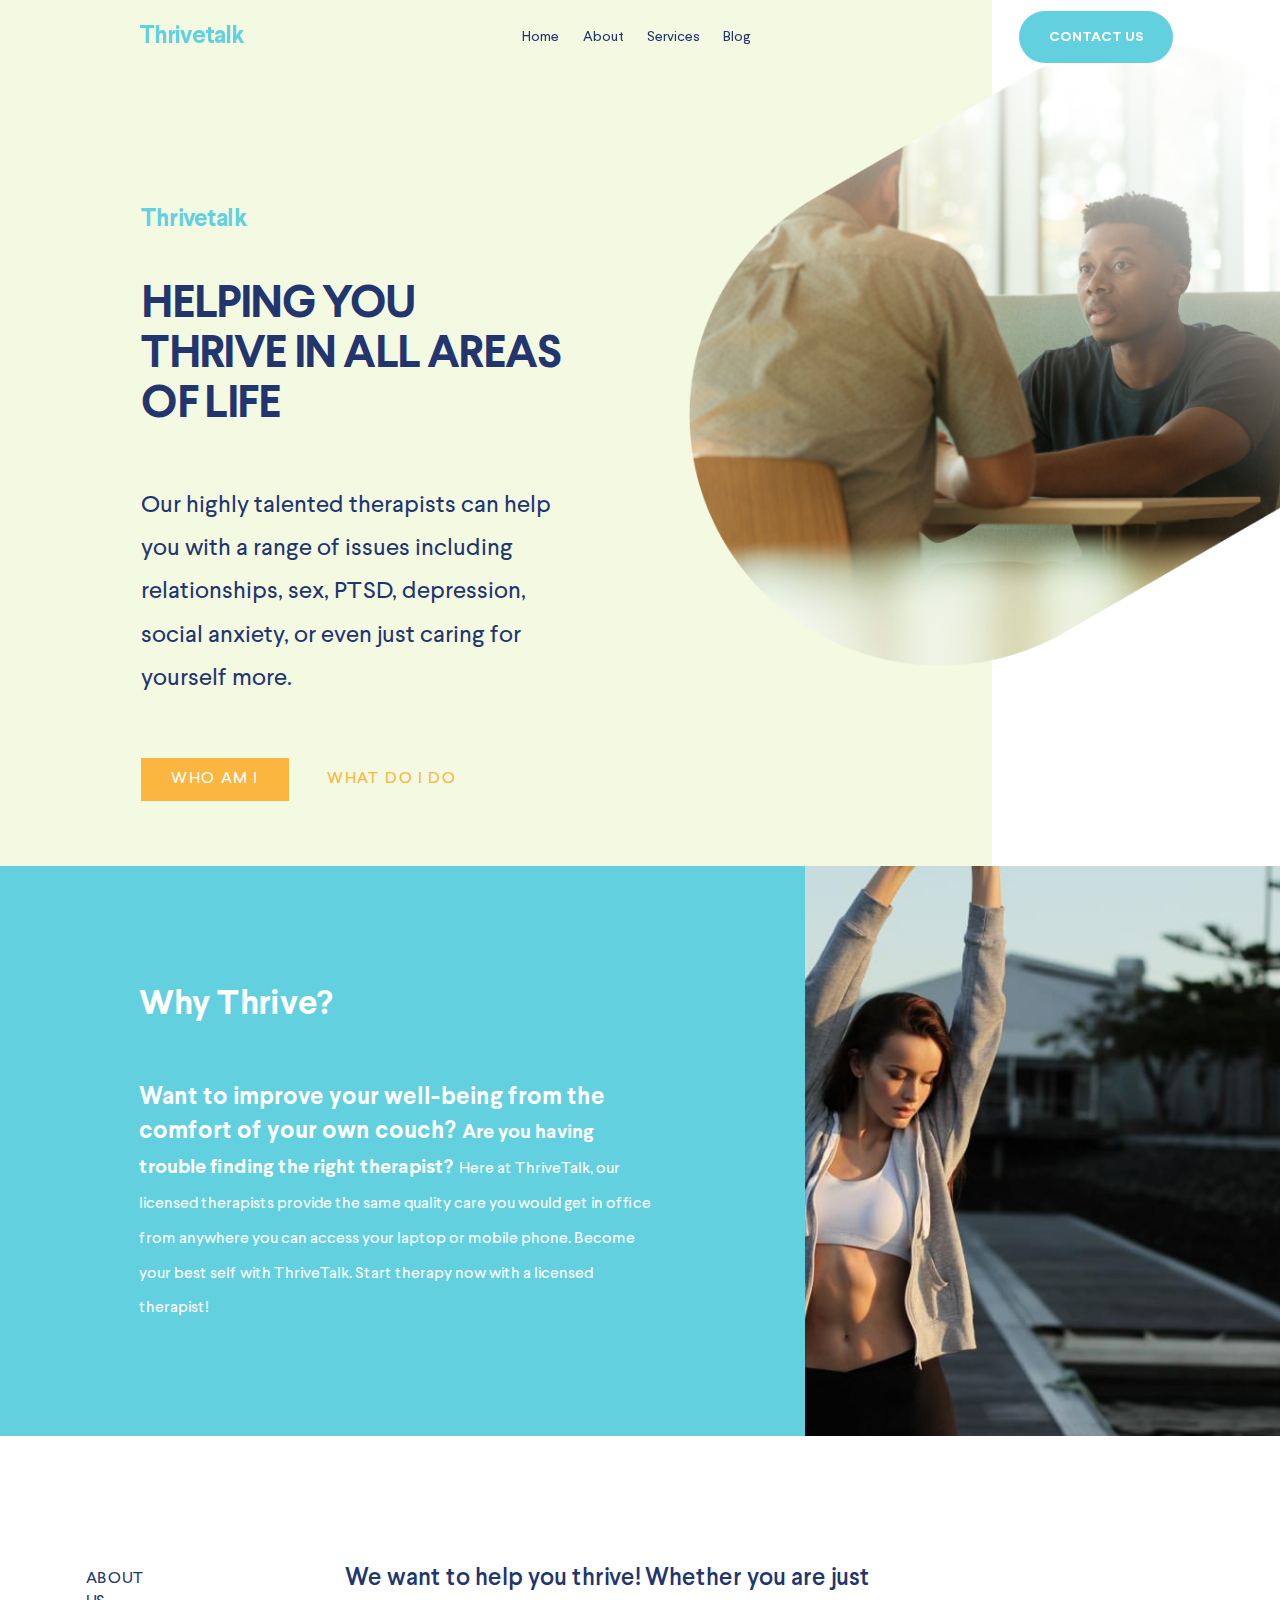
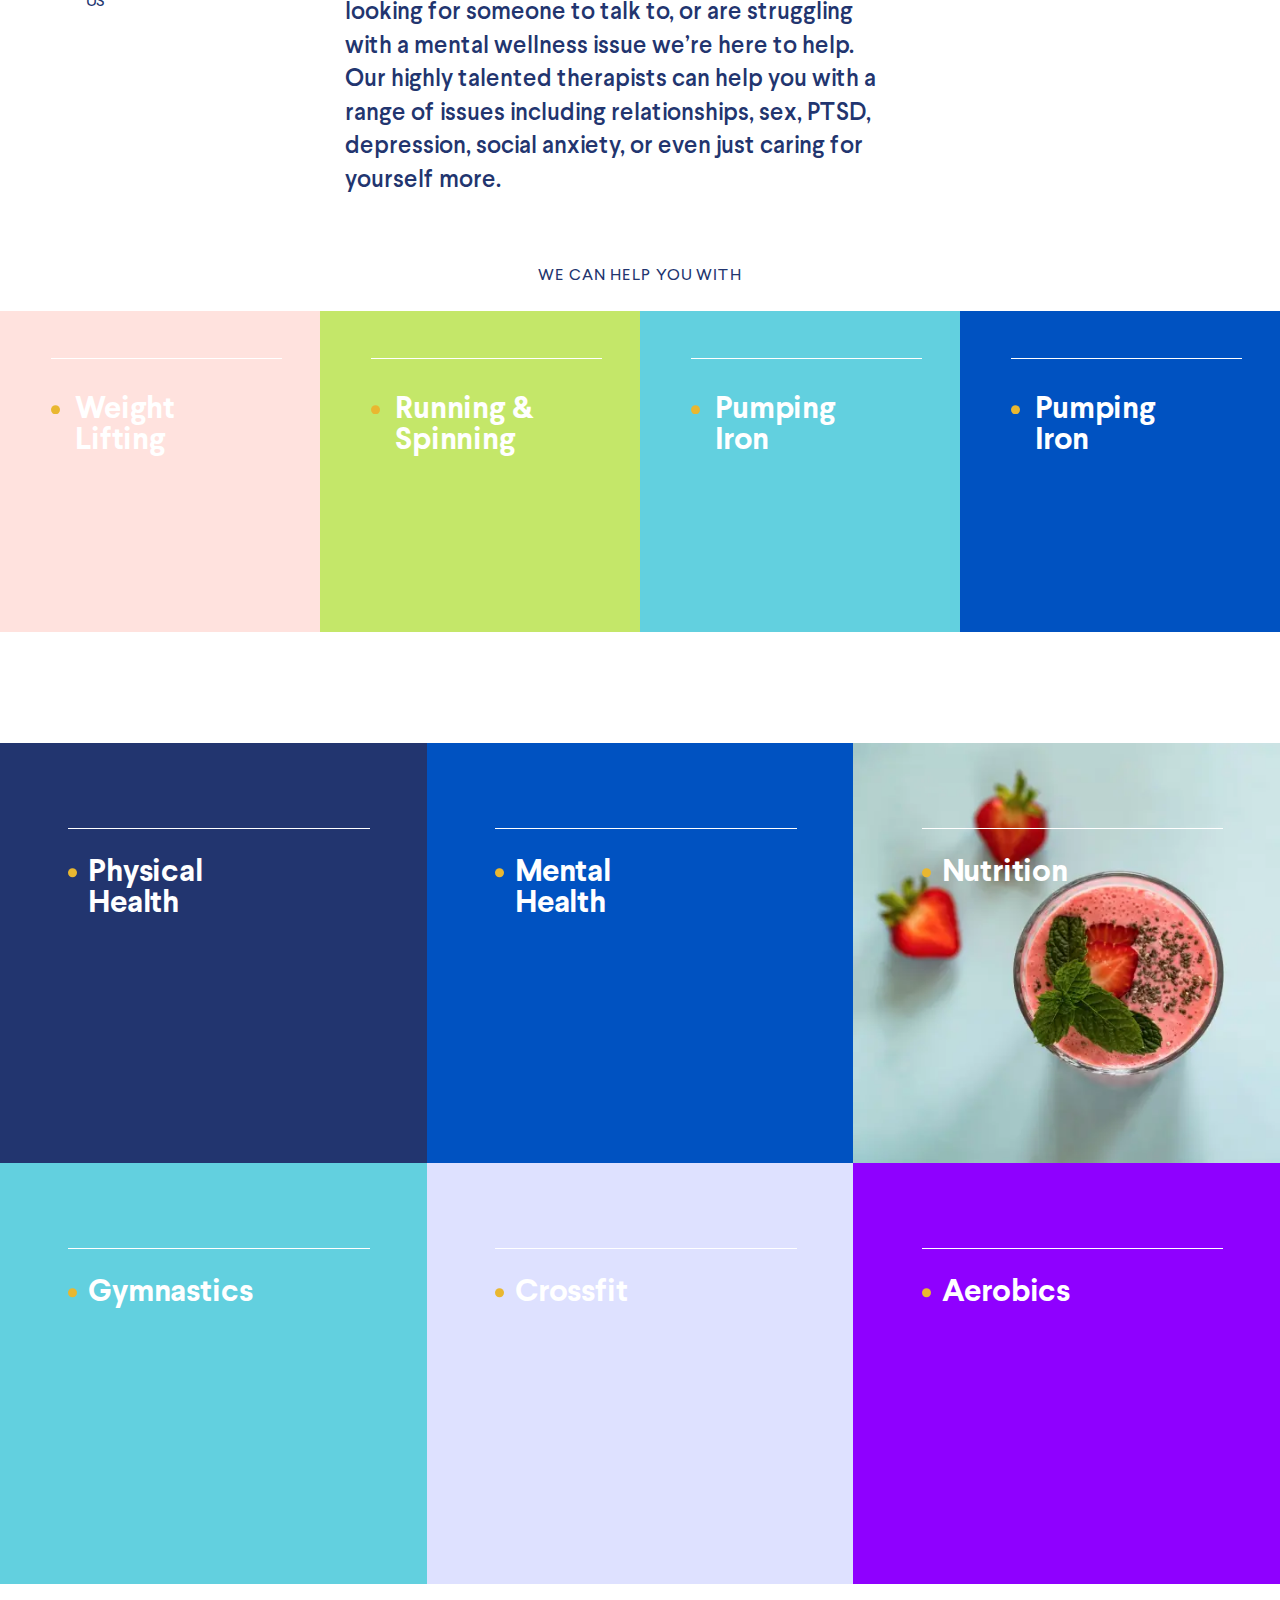
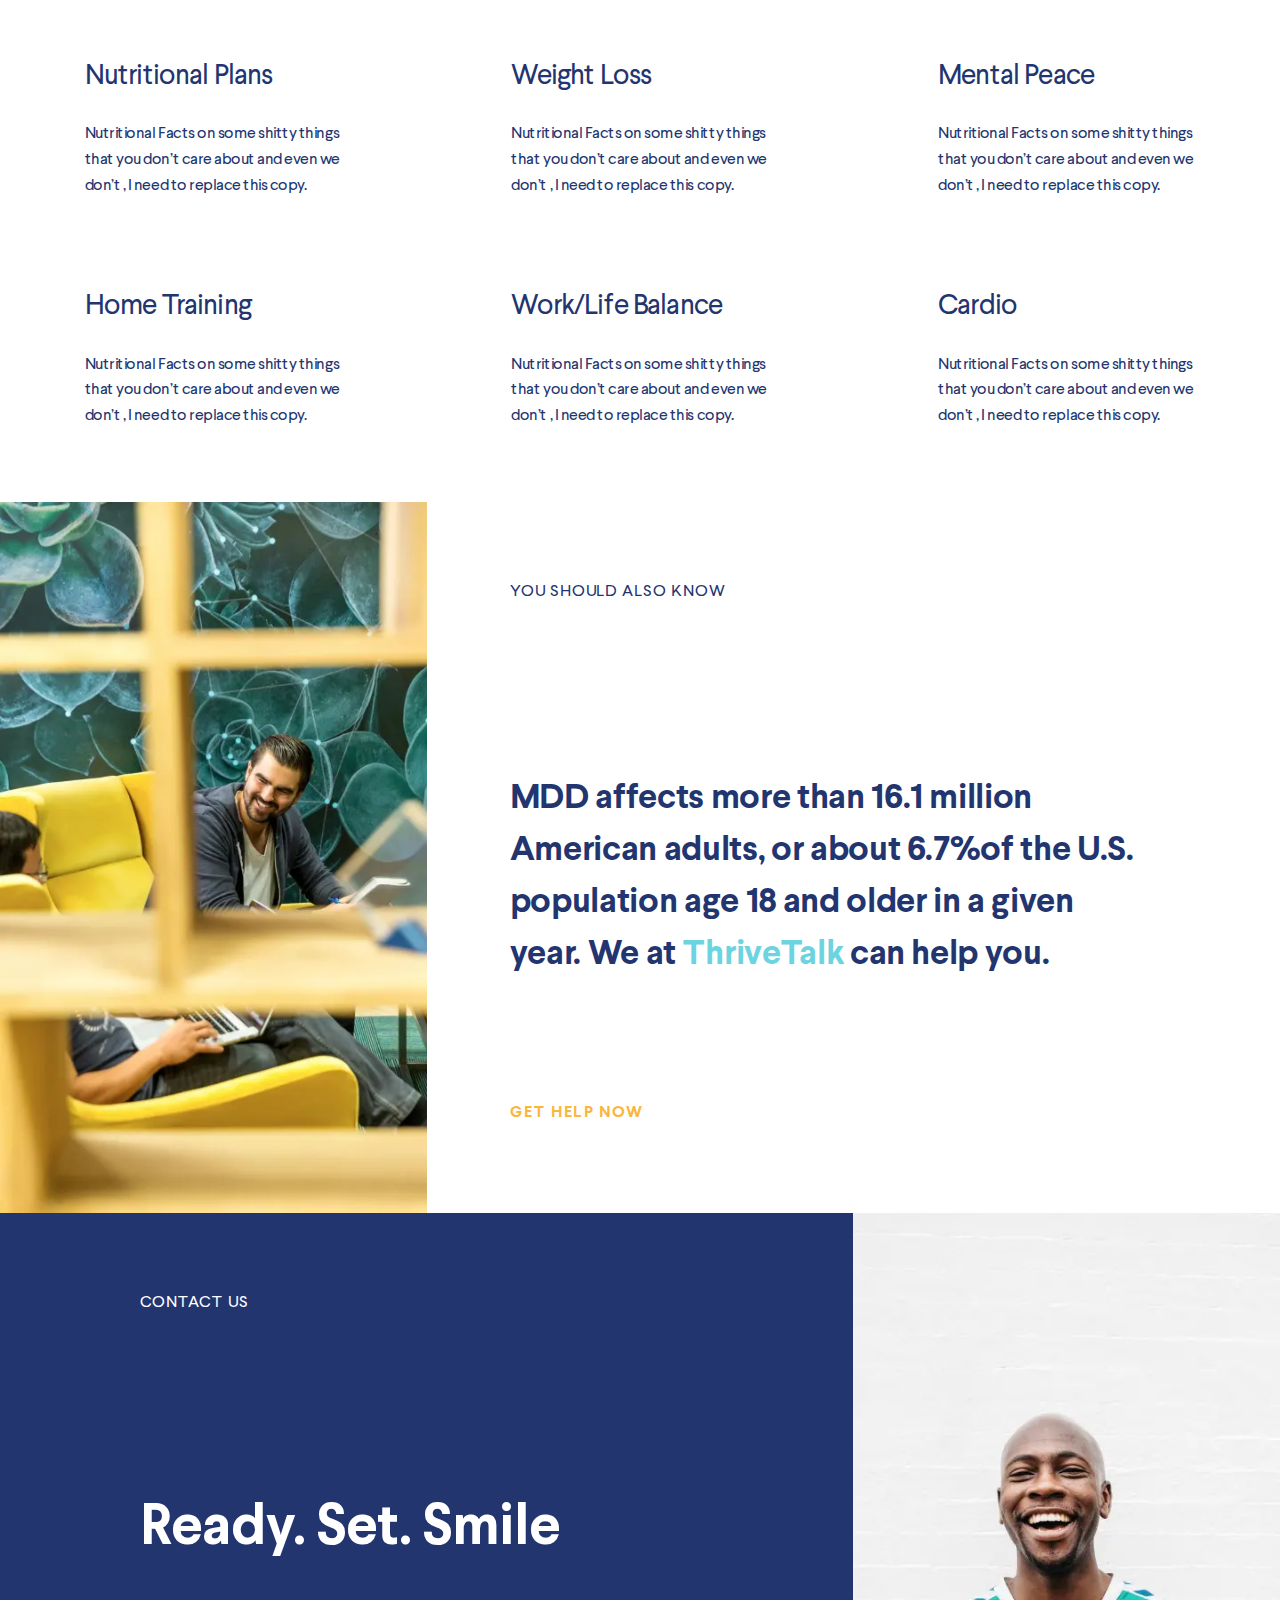
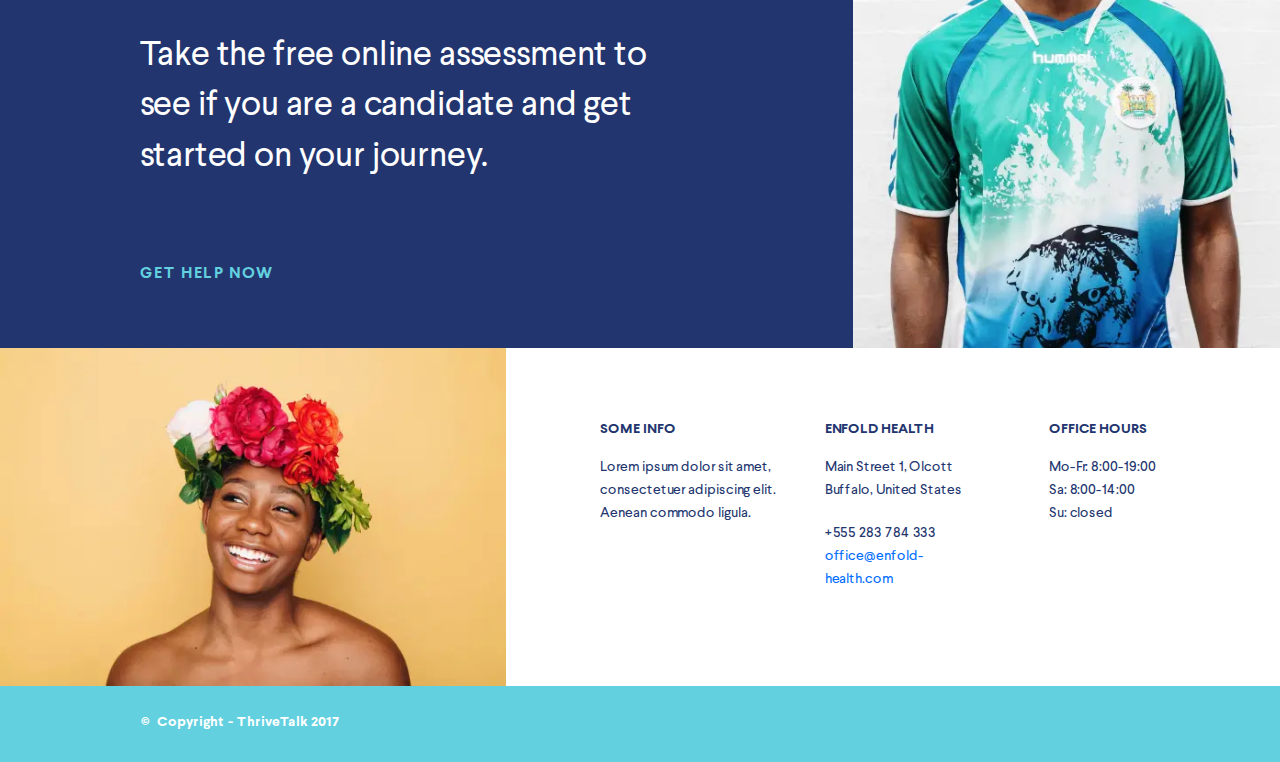
<file: index.html>
<!DOCTYPE html>
<html lang="en" >
	 <head>
	<meta charset="UTF-8">
	<meta http-equiv="X-UA-Compatible" content="IE=edge">
	<meta name="viewport" content="width=device-width, initial-scale=1.0">
	<link rel="stylesheet" href="css/style.min.css?_v=20230106184159">

	<title>landingpage</title>
</head>
	<body>
		<div class="wrapper">
			<header class="header">
	<div class="haeder__container">
		<a href="" class="header__logo">Thrivetalk</a>
		<div class="header__menu menu">
			<nav class="menu__body">
				<ul class="menu__list">
					<li class="menu__item">
						<a href="" class="menu__link">Home </a>
					</li>
					<li class="menu__item">
						<a href="" class="menu__link">About</a>
					</li>
					<li class="menu__item">
						<a href="" class="menu__link">Services</a>
					</li>
					<li class="menu__item">
						<a href="" class="menu__link">Blog</a>
					</li>
				</ul>
			</nav>
		</div>
		<div class="header__actions ">
			<a href="" class="header__button">CONTACT US</a>
			<button class="menu__icon icon-menu">
				<span></span>
			</button>
		</div>
	</div>
</header>

			<main class="page">
				<section class="page__main main-section">
					<div class="main-section__container">
						<div class="main-section__content">
							<div class="main-section__lebel ">Thrivetalk</div>
							<h1 class="main-section__title">HELPING YOU THRIVE IN ALL AREAS OF LIFE</h1>
							<div class="main-section__text">
								<p>Our highly talented therapists can help you with a range of issues including relationships, sex, PTSD, depression, social anxiety, or even just caring for yourself more.</p>
							</div>
							<div class="main-section__button button">
								<div class="button__button-who"><a href="">WHO AM I</a></div>
								<div class="button__button-what"><a href="">WHAT DO I DO</a></div>
							</div>
						</div>
						<div class="main-section-decor decor-main-section">
							<div class="decor-main-section__box">
								<div class="decor-main-section__image">
									<img src="img/Mask .png" alt="Mask">
								</div>
							</div>
						</div>
					</div>
				</section>
				<section class="page__thrive thrive-section">
					<div class="thrive-section__container">
						<div class="thrive-section__content">
							<h2 class="thrive-section__title">
								Why Thrive?
							</h2>
							<div class="thrive-section__text">
								Want to improve your well-being from the comfort of your own couch? 
								<span>Are you having trouble finding the right therapist?</span> 
								<span> Here at ThriveTalk, our licensed therapists provide the same quality care you would get in office from anywhere you can access your laptop or mobile phone. Become your best self with ThriveTalk.  Start therapy now with a licensed therapist!</span>
							</div>
						</div>
						<div class="thrive-section__block">
							<div class="thrive-section__image-ibg ">
								<img src="img/Thrive.jpg" alt="foto-Thrive?
								">
							</div>
						</div>
					</div>
				</section>
				<section class="page__about-us about-us">
					<div class="about-us__container">
						<div class="about-us__ruw">
							<div class="about-us__lebal">ABOUT US</div>
							<div class="about-us__text">
								<p>We want to help you thrive! Whether you are just looking for someone to talk to, or are struggling with a mental wellness issue we’re here to help.  Our highly talented therapists can help you with a range of issues including relationships, sex, <span>PTSD</span>, depression, social anxiety, or even just caring for yourself more.</p>
							</div>
						</div>
					</div>
				</section>
				<section class="page__we we">
					<div class="we__container">
						<div class="we__title">WE CAN HELP YOU WITH</div>
					</div>
				</section>
				<section class="page__pumpinglron pumpinglron">
					<div class="pumpinglron__container">
						<nav class="pumpinglron__content">
							<ul class="pumpinglron__list">
								<li class="pumpinglron__item pumpinglron__item_pink"><p> Weight Lifting</p></li>
								<li class="pumpinglron__item pumpinglron__item_green"><p>Running  & Spinning</p></li>
								<li class="pumpinglron__item pumpinglron__item_turquoise"><p>Pumping Iron</p></li>
								<li class="pumpinglron__item pumpinglron__item_blue"><p>Pumping Iron</p></li>
							</ul>
						</nav>
					</div>
				</section>				
				<section class="page__health">
					<div class="health__container">
						<nav class="health__content">
							<ul class="health__list">
								<li class="health__items health__items_navyblue">
									<div class="health-itim">Physical Health</div>
								</li>
								<li class="health__items health__items_blue">
									<div class="health-itim">Mental Health</div>
								</li>
								<li class="health__items health__items_image-ibg">
									<picture><source srcset="img/Nutrition.webp" type="image/webp"><img  src="img/Nutrition.jpg" alt="foto"></picture>
									<div class="health-itim">Nutrition</div>
								</li>
								<li class="health__items health__items_turquoise">
									<div class="health-itim">Gymnastics</div>
								</li>
								<li class="health__items health__items_hidden">
									<div class="health-itim">Crossfit</div>
								</li>
								<li class="health__items health__items_bfred">
									<div class="health-itim">Aerobics</div>
								</li>
							</ul>
						</nav>
					</div>
				</section>
				<section class="page__plans plans">
					<div class="plans__container">
						<div class="plans__strip strip">
							<div class="strip__row">
								<div class="strip__body">
									<div class="strip__title">Nutritional Plans</div>
									<div class="strip__text">
										Nutritional Facts on some shitty things that you don’t care about and even we don’t , I need to replace this copy.
									</div>
								</div>
								<div class="strip__body">
									<div class="strip__title">Weight Loss</div>
									<div class="strip__text">
										Nutritional Facts on some shitty things that you don’t care about and even we don’t , I need to replace this copy.
									</div>
								</div>
								<div class="strip__body">
									<div class="strip__title">Mental Peace</div>
									<div class="strip__text">
										Nutritional Facts on some shitty things that you don’t care about and even we don’t , I need to replace this copy.
									</div>
								</div>
							</div>
							<div class="strip__column">
								<div class="strip__body">
									<div class="strip__title">Home Training</div>
									<div class="strip__text">
										Nutritional Facts on some shitty things that you don’t care about and even we don’t , I need to replace this copy.
									</div>
								</div>
								<div class="strip__body">
									<div class="strip__title">Work/Life Balance</div>
									<div class="strip__text">
										Nutritional Facts on some shitty things that you don’t care about and even we don’t , I need to replace this copy.
									</div>
								</div>
								<div class="strip__body">
									<div class="strip__title">Cardio</div>
									<div class="strip__text">
										Nutritional Facts on some shitty things that you don’t care about and even we don’t , I need to replace this copy.
									</div>
								</div>
							</div>
						</div>
					</div>
				</section>
				<section class="page__mdd mdd">
					<div class="mdd__container">
						<div class="mdd__row">
							<div class="mdd__block">
								<div class="mdd__image-ibg">
									<picture><source srcset="img/KNOW.webp" type="image/webp"><img 	src="img/KNOW.jpg" alt="picture"></picture>
								</div>
							</div>
							<div class="mdd__body">
								<div class="mdd__label">YOU SHOULD ALSO KNOW</div>
								<div class="mdd__text">
									MDD affects more than 16.1 million American adults, or about 6.7%of the U.S. population age 18 and older in a given year. We at <span>ThriveTalk</span> can help you.
								</div>
								<a href="" class="buttom buttom_yellow">GET HELP NOW</a>
							</div>
						</div>
					</div>
				</section>
				<section class="page__contact contact">
					<div class="contact__container">
						<div class="contact__row">
							<div class="contact__content">
								<div class="contact__label">CONTACT US</div>
								<h2 class="contact__title">Ready. Set. Smile</h2>
								<div class="contact__text">
									Take the free online assessment to see if you are a candidate and get started on your journey.
								</div>
								<a href="" class="buttom buttom_blue">GET HELP NOW</a>
							</div>
							<div class="contact__block">
								<div class="contact__image-ibg">
									<picture><source srcset="img/Smile.webp" type="image/webp"><img src="img/Smile.jpg" alt="picture-Smile"></picture>
								</div>
							</div>
						</div>
					</div>
				</section>
				<section class="page__info info">
					<div class="info__container">
						<div class="info__wor">
							<div class="info__block">
								<div class="info__image-ibg">
									<picture><source srcset="img/goodman.webp" type="image/webp"><img src="img/goodman.jpg" alt="picture-dood"></picture>
								</div>
							</div>
							<div class="info__contacts contacts">
								<div class="contacts__body body">
									<div class="body__title _info-title">SOME INFO</div>
									<div class="body__text _info-text">
										Lorem ipsum dolor sit amet, consectetuer adipiscing elit. Aenean commodo ligula.
									</div>
								</div>
								<div class="contacts__enfold enfold">
									<div class="enfold__title _info-title">ENFOLD HEALTH</div>
									<div class="enfold__contact _info-text">
										<div class="enfold__address ">
											Main Street 1, Olcott 
											Buffalo, United States
										</div>
										<a href="tel:+555283784333" class="enfold__phhone">+555 283 784 333</a>
										<div class="enfold__imail">office@enfold-health.com</div>
									</div>
								</div>
								<div class="contacts__office-hours office-hours">
									<div class="office-hours__title _info-title">OFFICE HOURS</div>
									<div class="office-hours__text _info-text">
										Mo-Fr: 8:00-19:00 <br>
										Sa: 8:00-14:00 <br>
										Su: closed
									</div>
									
									
									
								</div>
							</div>
						</div>
					</div>
				</section>
			</main>
			<footer class="footer">
	<div class="footer__container">
		<div class="footer__lebol">©</div>
		<div class="footer__title">
			Copyright - ThriveTalk  2017
		</div>
	</div>
</footer>
		</div>
		
<script src="js/app.min.js?_v=20230106184159"></script>
	</body>
</html>
</file>
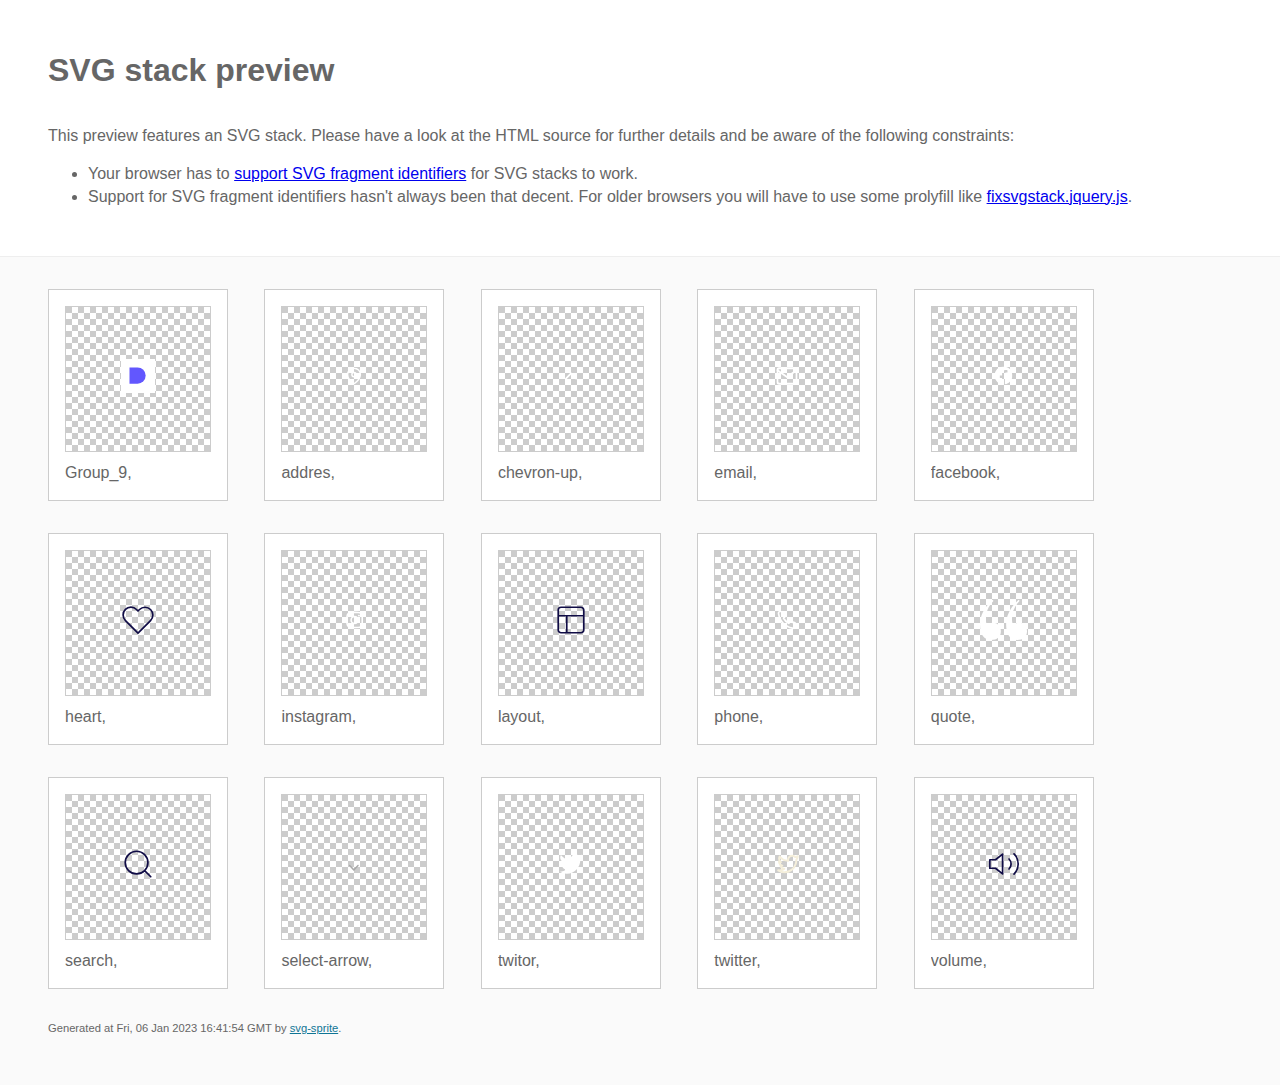
<file: img/stack/sprite.stack.html>
<!doctype html>
<html lang="en">
    <head>
        <meta charset="utf-8">
        <title>SVG stack preview | svg-sprite</title>
        <style>
            body {
                padding: 0;
                margin: 0;
                color: #666;
                background: #fafafa;
                font-family: Arial, Helvetica, sans-serif;
                font-size: 1em;
                line-height: 1.4;
            }

            header {
                display: block;
                padding: 3em 3em 2em;
                background-color: #fff;
            }

            header p {
                margin: 2em 0 0;
            }

            section {
                border-top: 1px solid #eee;
                padding: 2em 3em 0;
            }

            section ul {
                margin: 0;
                padding: 0;
            }

            section li {
                display: inline-block;
                background-color: #fff;
                position: relative;
                margin: 0 2em 2em 0;
                vertical-align: top;
                border: 1px solid #ccc;
                padding: 1em 1em 3em;
                cursor: default;
            }

            .icon-box {
                margin: 0;
                width: 144px;
                height: 144px;
                position: relative;
                background: #ccc url("data:image/svg+xml,%3Csvg xmlns='http://www.w3.org/2000/svg' width='12' height='12'%3E%3Cpath fill='%23fff' d='M6 0h6v6H6zM0 6h6v6H0z'/%3E%3C/svg%3E") top left repeat;
                border: 1px solid #ccc;
                display: table-cell;
                vertical-align: middle;
                text-align: center;
            }

            .icon {
                display: inline-block;
            }

            h1 {
                margin-top: 0;
            }

            h2 {
                margin: 0;
                padding: 0;
                font-size: 1em;
                font-weight: 400;
                white-space: nowrap;
                overflow: hidden;
                text-overflow: ellipsis;
                position: absolute;
                left: 1em;
                right: 1em;
                bottom: 1em;
            }

            footer {
                display: block;
                margin: 0;
                padding: 0 3em 3em;
            }

            footer p {
                margin: 0;
                font-size: .7em;
            }

            footer a {
                color: #0f7595;
                margin-left: 0;
            }
        </style>

<!--
Sprite shape dimensions
====================================================================================================
You will need to set the sprite shape dimensions via CSS when you use them as stack SVGs, otherwise
they would become a huge 100% in size. You may use the following dimension classes for doing so.
They might well be outsourced to an external stylesheet of course.
-->

<style>
 .svg-Group_9-dims { width: 40px; height: 40px; }
 .svg-addres-dims { width: 20px; height: 24px; }
 .svg-chevron-up-dims { width: 24px; height: 24px; }
 .svg-email-dims { width: 22px; height: 18px; }
 .svg-facebook-dims { width: 21px; height: 21px; }
 .svg-heart-dims { width: 40px; height: 40px; }
 .svg-instagram-dims { width: 21px; height: 21px; }
 .svg-layout-dims { width: 40px; height: 40px; }
 .svg-phone-dims { width: 22px; height: 22px; }
 .svg-quote-dims { width: 47px; height: 40px; }
 .svg-search-dims { width: 40px; height: 40px; }
 .svg-select-arrow-dims { width: 14px; height: 9px; }
 .svg-twitor-dims { width: 24px; height: 20px; }
 .svg-twitter-dims { width: 23px; height: 20px; }
 .svg-volume-dims { width: 40px; height: 40px; }
</style>

<!--
====================================================================================================
-->

    </head>
    <body>
        <header>
            <h1>SVG stack preview</h1>
            <p>This preview features an SVG stack. Please have a look at the HTML source for further details and be aware of the following constraints:</p>
            <ul>
                <li>Your browser has to <a href="https://caniuse.com/svg-fragment" target="_blank" rel="noopener noreferrer">support SVG fragment identifiers</a> for SVG stacks to work.</li>
                <li>Support for SVG fragment identifiers hasn't always been that decent. For older browsers you will have to use some prolyfill like <a href="https://github.com/preciousforever/SVG-Stacker/blob/master/fixsvgstack.jquery.js" target="_blank" rel="noopener noreferrer">fixsvgstack.jquery.js</a>.</li>
            </ul>
        </header>
        <section>

<!--
SVG stack
====================================================================================================
These SVG images make use of fragment identifiers (IDs) to reference certain portions of the
external sprite. By default, all shapes inside the sprite are hidden by CSS. The `:target` pseudo
selector is used to show the very shape that is referenced by the fragment identifier.
-->

            <ul>

             <li title="Group_9">
                    <div class="icon-box">
                        <img src="../icons/icons.svg#Group_9" class="svg-Group_9-dims" alt="Group_9">
                    </div>
                    <h2>Group_9, </h2>
                </li>
             <li title="addres">
                    <div class="icon-box">
                        <img src="../icons/icons.svg#addres" class="svg-addres-dims" alt="addres">
                    </div>
                    <h2>addres, </h2>
                </li>
             <li title="chevron-up">
                    <div class="icon-box">
                        <img src="../icons/icons.svg#chevron-up" class="svg-chevron-up-dims" alt="chevron-up">
                    </div>
                    <h2>chevron-up, </h2>
                </li>
             <li title="email">
                    <div class="icon-box">
                        <img src="../icons/icons.svg#email" class="svg-email-dims" alt="email">
                    </div>
                    <h2>email, </h2>
                </li>
             <li title="facebook">
                    <div class="icon-box">
                        <img src="../icons/icons.svg#facebook" class="svg-facebook-dims" alt="facebook">
                    </div>
                    <h2>facebook, </h2>
                </li>
             <li title="heart">
                    <div class="icon-box">
                        <img src="../icons/icons.svg#heart" class="svg-heart-dims" alt="heart">
                    </div>
                    <h2>heart, </h2>
                </li>
             <li title="instagram">
                    <div class="icon-box">
                        <img src="../icons/icons.svg#instagram" class="svg-instagram-dims" alt="instagram">
                    </div>
                    <h2>instagram, </h2>
                </li>
             <li title="layout">
                    <div class="icon-box">
                        <img src="../icons/icons.svg#layout" class="svg-layout-dims" alt="layout">
                    </div>
                    <h2>layout, </h2>
                </li>
             <li title="phone">
                    <div class="icon-box">
                        <img src="../icons/icons.svg#phone" class="svg-phone-dims" alt="phone">
                    </div>
                    <h2>phone, </h2>
                </li>
             <li title="quote">
                    <div class="icon-box">
                        <img src="../icons/icons.svg#quote" class="svg-quote-dims" alt="quote">
                    </div>
                    <h2>quote, </h2>
                </li>
             <li title="search">
                    <div class="icon-box">
                        <img src="../icons/icons.svg#search" class="svg-search-dims" alt="search">
                    </div>
                    <h2>search, </h2>
                </li>
             <li title="select-arrow">
                    <div class="icon-box">
                        <img src="../icons/icons.svg#select-arrow" class="svg-select-arrow-dims" alt="select-arrow">
                    </div>
                    <h2>select-arrow, </h2>
                </li>
             <li title="twitor">
                    <div class="icon-box">
                        <img src="../icons/icons.svg#twitor" class="svg-twitor-dims" alt="twitor">
                    </div>
                    <h2>twitor, </h2>
                </li>
             <li title="twitter">
                    <div class="icon-box">
                        <img src="../icons/icons.svg#twitter" class="svg-twitter-dims" alt="twitter">
                    </div>
                    <h2>twitter, </h2>
                </li>
             <li title="volume">
                    <div class="icon-box">
                        <img src="../icons/icons.svg#volume" class="svg-volume-dims" alt="volume">
                    </div>
                    <h2>volume, </h2>
                </li>
         </ul>

<!--
====================================================================================================
-->

        </section>
        <footer>
            <p>Generated at Fri, 06 Jan 2023 16:41:54 GMT by <a href="https://github.com/svg-sprite/svg-sprite" target="_blank" rel="noopener noreferrer">svg-sprite</a>.</p>
        </footer>
    </body>
</html>
</file>
<file: css/style.min.css>
@charset "UTF-8";@font-face{font-family:Larsseit;font-display:swap;src:url(../fonts/Larsseit-Bold.woff2) format("woff2"),url(../fonts/Larsseit-Bold.woff) format("woff");font-weight:700;font-style:normal}@font-face{font-family:Larsseit;font-display:swap;src:url(../fonts/Larsseit-Light.woff2) format("woff2"),url(../fonts/Larsseit-Light.woff) format("woff");font-weight:300;font-style:normal}@font-face{font-family:Larsseit;font-display:swap;src:url(../fonts/Larsseit-Medium.woff2) format("woff2"),url(../fonts/Larsseit-Medium.woff) format("woff");font-weight:500;font-style:normal}@font-face{font-family:Larsseit;font-display:swap;src:url(../fonts/Larsseit.woff2) format("woff2"),url(../fonts/Larsseit.woff) format("woff");font-weight:400;font-style:normal}*{padding:0;margin:0;border:0}*,:after,:before{-webkit-box-sizing:border-box;box-sizing:border-box}body,html{height:100%;min-width:320px}body{color:#22356f;line-height:1;font-family:Larsseit;font-size:1rem;-ms-text-size-adjust:100%;-moz-text-size-adjust:100%;-webkit-text-size-adjust:100%;-webkit-font-smoothing:antialiased;-moz-osx-font-smoothing:grayscale}button,input,textarea{font-family:Larsseit;font-size:inherit}button{cursor:pointer;color:inherit;background-color:inherit}a{color:inherit;text-decoration:none}ul li{list-style:none}img{vertical-align:top}h1,h2,h3,h4,h5,h6{font-weight:inherit;font-size:inherit}.lock body{overflow:hidden;-ms-touch-action:none;touch-action:none;-ms-scroll-chaining:none;overscroll-behavior:none}.wrapper{min-height:100%;display:-webkit-box;display:-ms-flexbox;display:flex;-webkit-box-orient:vertical;-webkit-box-direction:normal;-ms-flex-direction:column;flex-direction:column;overflow:hidden}.wrapper main{-webkit-box-flex:1;-ms-flex:1 1 auto;flex:1 1 auto}.wrapper>*{min-width:0}[class*=__container]{max-width:90rem;margin:0 auto}[class*=-ibg]{position:relative}[class*=-ibg] img{position:absolute;width:100%;height:100%;top:0;left:0;-o-object-fit:cover;object-fit:cover}[class*=-ibg_contain] img{-o-object-fit:contain;object-fit:contain}.btn{display:-webkit-inline-box;display:-ms-inline-flexbox;display:inline-flex;-webkit-box-pack:center;-ms-flex-pack:center;justify-content:center;-webkit-box-align:center;-ms-flex-align:center;align-items:center;padding:19px 46px;text-align:center;-webkit-transition:all .3s ease 0s;-o-transition:all .3s ease 0s;transition:all .3s ease 0s;min-height:70px}.buttom{display:-webkit-inline-box;display:-ms-inline-flexbox;display:inline-flex;font-family:Larsseit;font-weight:700;text-transform:uppercase;font-size:1rem;line-height:1.4;letter-spacing:.1em;width:32.375rem;height:2.6875rem}.buttom_yellow{color:#fab63e}.buttom_blue{color:#62d0df}.header{position:fixed;width:100%;top:0;left:0;z-index:100;-webkit-transition:background-color 1s ease .3s;-o-transition:background-color 1s ease .3s;transition:background-color 1s ease .3s}.header._active{background-color:rgba(244,249,226,.9254901961);-webkit-transition-timing-function:ease;-o-transition-timing-function:ease;transition-timing-function:ease}.header__logo{font-family:Larsseit;font-weight:700;font-size:1.5rem;line-height:1.1;letter-spacing:-.035em;color:#62d0df;position:relative;z-index:5;padding-right:.625rem}.header__actions{display:-webkit-box;display:-ms-flexbox;display:flex;-webkit-box-align:center;-ms-flex-align:center;align-items:center;gap:1.25rem}.header__button{position:relative;z-index:50;font-family:Larsseit;font-weight:700;text-transform:uppercase;font-size:.875rem;line-height:1.1;padding:1.1875rem 1.875rem 1.125rem 1.875rem;border-radius:3.125rem;color:#fff;background-color:#62d0df;-webkit-transition:all .3s ease 0s;-o-transition:all .3s ease 0s;transition:all .3s ease 0s}.haeder__container{display:-webkit-box;display:-ms-flexbox;display:flex;-webkit-box-align:center;-ms-flex-align:center;align-items:center;-webkit-box-pack:justify;-ms-flex-pack:justify;justify-content:space-between}.menu__body._active{left:0}.menu__body._active::before{left:0}.menu__item{text-align:center}.menu__link{font-family:Larsseit;font-size:.875rem;line-height:1.1;color:#22356f;position:relative;-webkit-transition:color .3s ease 0s;-o-transition:color .3s ease 0s;transition:color .3s ease 0s}.menu__link::after{content:"";display:block;width:100%;height:.125rem;display:none;background-color:#22356f;position:absolute;top:100%;left:0;z-index:10}.menu__icon{display:none}.menu__icon._active span{-webkit-transform:scale(0) translate(0,-50%);-ms-transform:scale(0) translate(0,-50%);transform:scale(0) translate(0,-50%)}.menu__icon._active:before{top:50%;-webkit-transform:rotate(-45deg) translate(0,-50%);-ms-transform:rotate(-45deg) translate(0,-50%);transform:rotate(-45deg) translate(0,-50%)}.menu__icon._active:after{bottom:50%;-webkit-transform:rotate(45deg) translate(0,50%);-ms-transform:rotate(45deg) translate(0,50%);transform:rotate(45deg) translate(0,50%)}.footer{width:100%;background-color:#62d0df}.footer__container{display:-webkit-box;display:-ms-flexbox;display:flex;-webkit-box-align:center;-ms-flex-align:center;align-items:center;padding-left:11.1875rem}.footer__lebol{padding-top:.1875rem;font-family:Larsseit;font-weight:700;font-size:.875rem;line-height:.78;letter-spacing:-.006em;color:#fff}.footer__title{font-family:Larsseit;font-weight:700;font-size:.875rem;line-height:.78;letter-spacing:-.006em;padding-left:.375rem;color:#fff}.main-section__container{-webkit-box-align:center;-ms-flex-align:center;align-items:center;display:-webkit-box;display:-ms-flexbox;display:flex;position:relative;padding-bottom:4.6875rem}.main-section__container::after{content:"";position:absolute;width:100vw;height:100%;top:0;right:22.5%;background-color:#f4f9e2;z-index:-2}.main-section__content{-webkit-box-flex:1;-ms-flex:1 1 auto;flex:1 1 auto;margin-right:.625rem;padding-right:1.5rem}.main-section__lebel{font-family:Larsseit;font-size:1.5rem;font-weight:700;line-height:1.1;letter-spacing:-.035em;color:#62d0df}.main-section__title{font-family:Larsseit;font-weight:700;text-transform:uppercase;line-height:1.1;letter-spacing:-.035em;color:#22356f}.main-section__text{font-family:Larsseit;line-height:1.8;color:#22356f}.main-section__button{display:-webkit-inline-box;display:-ms-inline-flexbox;display:inline-flex;gap:2.375rem}.button__button-who{font-family:Larsseit;text-transform:uppercase;font-size:1rem;line-height:1.4;letter-spacing:.1em;color:#fff;padding:.625rem 1.875rem .6875rem 1.875rem;background-color:#fab63e;-webkit-transition:color .3s ease 0s;-o-transition:color .3s ease 0s;transition:color .3s ease 0s}.button__button-what{font-family:Larsseit;text-transform:uppercase;font-size:1rem;line-height:1.4;letter-spacing:.1em;color:#fab63e;padding:.64375rem 1.3625rem .64375rem 0;-webkit-transition:color .3s ease 0s;-o-transition:color .3s ease 0s;transition:color .3s ease 0s}.main-section-decor{-webkit-box-flex:0;-ms-flex:0 0 60%;flex:0 0 60%;-ms-flex-item-align:start;-ms-grid-row-align:start;align-self:start}.decor-main-section__box{overflow:hidden;width:100%;height:100%;position:relative}.decor-main-section__box::before{display:inline-block;content:"";background:url("../img/Rectangle 3.1.svg") 0 0 no-repeat;position:absolute;width:100%;height:67%;right:1%;top:26%;-webkit-transform-origin:272px 40px;-ms-transform-origin:272px 40px;transform-origin:272px 40px;-webkit-transform:rotate(-55deg);-ms-transform:rotate(-55deg);transform:rotate(-55deg);border-radius:19.51rem;background-color:#edfdff;z-index:-1}.decor-main-section__image{position:relative;text-align:end}.decor-main-section__image img{display:inline-block;max-width:100%;overflow:hidden}.thrive-section__container{display:-webkit-box;display:-ms-flexbox;display:flex;-webkit-box-pack:justify;-ms-flex-pack:justify;justify-content:space-between;overflow:hidden;background-color:#62d0df}.thrive-section__content{-webkit-box-flex:0;-ms-flex:0 1 45%;flex:0 1 45%;margin-right:12%}.thrive-section__title{font-family:Larsseit;line-height:.75;letter-spacing:-.006em;font-weight:700;color:#fff}.thrive-section__text{font-family:Larsseit;font-size:1.5rem;font-weight:700;line-height:1.45;color:#fff}.thrive-section__text span{font-family:Larsseit;font-weight:700;font-size:1.25rem;line-height:1.47;color:#fff}.thrive-section__text span:last-child{font-family:Larsseit;font-weight:400;font-size:1rem;line-height:1.75}.thrive-section__block{-webkit-box-flex:0;-ms-flex:0 1 41.6%;flex:0 1 41.6%;position:relative;padding:0 0 50% 0}.thrive-section__image-ibg{position:absolute;width:100%;height:100%;top:0;left:0;-o-object-fit:cover;object-fit:cover}.about-us__ruw{display:-webkit-inline-box;display:-ms-inline-flexbox;display:inline-flex}.about-us__lebal{-webkit-box-flex:0;-ms-flex:0 0 7%;flex:0 0 7%;padding-top:.375rem;font-family:Larsseit;font-size:1rem;line-height:1.4;letter-spacing:.06em;text-transform:uppercase;color:#22356f}.about-us__text{-webkit-box-flex:0;-ms-flex:0 1 44.5%;flex:0 1 44.5%;font-family:Larsseit;font-weight:500;line-height:1.4;color:#22356f}.about-us__text span{text-transform:uppercase}.we__title{font-family:Larsseit;text-transform:uppercase;font-size:1rem;line-height:1.2;letter-spacing:.06em;text-align:center;color:#22356f;padding-bottom:1.5rem}.pumpinglron__list{display:-webkit-box;display:-ms-flexbox;display:flex}.pumpinglron__item{position:relative;-webkit-box-flex:1;-ms-flex:1 0 25%;flex:1 0 25%;font-family:Larsseit;line-height:1;font-weight:700;letter-spacing:-.006em;color:#fff;overflow:auto;padding-left:4%;padding-right:.3125rem}.pumpinglron__item::after{content:"";display:block;width:72%;height:.0625rem;position:absolute;left:16%;background-color:#fff}.pumpinglron__item p{width:12.5rem;position:relative;padding:0 0 0 24px}.pumpinglron__item p::before{content:"";background:url(../img/icon.svg) 0 0 no-repeat;width:.5625rem;height:.5625rem;position:absolute;top:.625rem;left:0}.pumpinglron__item_pink{background-color:#ffe2de}.pumpinglron__item_green{background-color:#c4e769}.pumpinglron__item_turquoise{background-color:#62d0df}.pumpinglron__item_blue{background-color:#0052c1}.health__content{padding-bottom:1.375rem}.health__list{display:-webkit-box;display:-ms-flexbox;display:flex;-ms-flex-wrap:wrap;flex-wrap:wrap}.health__items{-webkit-box-flex:0;-ms-flex:0 0 33.333%;flex:0 0 33.333%}.health__items_navyblue{background:#22356f}.health__items_blue{background:#0052c1}.health__items_image-ibg img{max-width:100%}.health__items_turquoise{background:#62d0df}.health__items_hidden{background:#dee1ff}.health__items_bfred{background:#8f00ff}.health-itim{font-family:Larsseit;font-weight:700;line-height:1;letter-spacing:-.006em;color:#fff;width:12.5rem;margin-left:16%;position:relative;padding-left:1.25rem}.health-itim::before{content:"";display:block;background:url(../img/icon.svg) 0 0 no-repeat;width:.75rem;height:.75rem;position:absolute;top:.625rem;left:0}.health-itim::after{content:"";height:.0625rem;position:absolute;top:-30px;left:0;background-color:#fff}.strip__column,.strip__row{display:-webkit-box;display:-ms-flexbox;display:flex}.strip__body{-webkit-box-flex:0;-ms-flex:0 0 33.333%;flex:0 0 33.333%;padding-bottom:2.3125rem;padding-top:3.4375rem}.strip__title{font-family:Larsseit;font-size:1.75rem;line-height:1.2;letter-spacing:-.03em;margin-bottom:1.75rem}.strip__text{font-family:Larsseit;font-size:1rem;line-height:1.6;letter-spacing:-.03em}.mdd__row{display:-webkit-box;display:-ms-flexbox;display:flex}.mdd__block{-webkit-box-flex:1;-ms-flex:1 0 33.333%;flex:1 0 33.333%;position:relative;padding:0 0 55.6% 0}.mdd__image-ibg{position:absolute;width:100%;height:100%;top:0;left:0;-o-object-fit:cover;object-fit:cover}.mdd__body{-webkit-box-flex:1;-ms-flex:1 1 66.667%;flex:1 1 66.667%;padding-bottom:2.625rem}.mdd__label{font-family:Larsseit;text-transform:uppercase;font-size:1rem;line-height:.75;letter-spacing:.06em;color:#22356f}.mdd__text{font-family:Larsseit;line-height:1.5;font-weight:700;letter-spacing:-.01em;color:#22356f}.mdd__text span{color:#6cd3e1}.contact__container{background-color:#22356f}.contact__row{display:-webkit-box;display:-ms-flexbox;display:flex}.contact__content{-webkit-box-flex:1;-ms-flex:1 1 66.667%;flex:1 1 66.667%;padding-bottom:2.625rem}.contact__label{font-family:Larsseit;text-transform:uppercase;font-size:1rem;line-height:.75;letter-spacing:.06em;color:#fff}.contact__title{font-family:Larsseit;font-weight:700;line-height:1.4;letter-spacing:-.01em;color:#fff}.contact__text{font-family:Larsseit;line-height:1.47;letter-spacing:-.005em;color:#fff}.contact__block{-webkit-box-flex:1;-ms-flex:1 0 33.333%;flex:1 0 33.333%;position:relative;padding:0 0 55.6% 0}.contact__image-ibg{position:absolute;width:100%;height:100%;top:0;left:0;-o-object-fit:cover;object-fit:cover}.info__wor{display:-webkit-box;display:-ms-flexbox;display:flex;-webkit-box-pack:justify;-ms-flex-pack:justify;justify-content:space-between}.info__block{position:relative;-webkit-box-flex:0;-ms-flex:0 0 39.5%;flex:0 0 39.5%;padding:0 0 26.4% 0}.info__image-ibg{position:absolute;width:100%;height:100%;top:0;left:0;-o-object-fit:cover;object-fit:cover}.info__contacts{-webkit-box-flex:0;-ms-flex:0 0 53.1%;flex:0 0 53.1%}.contacts{display:-webkit-box;display:-ms-flexbox;display:flex;-ms-grid-column:1;grid-column:1.40625rem}.contacts__body{-webkit-box-flex:0;-ms-flex:0 1 33%;flex:0 1 33%;padding-right:1.25rem}.contacts__enfold{-webkit-box-flex:0;-ms-flex:0 1 33%;flex:0 1 33%;padding-right:4.375rem}.contacts__office-hours{-webkit-box-flex:0;-ms-flex:0 1 33%;flex:0 1 33%}.body__title{margin-bottom:1.25rem}._info-title{font-family:Larsseit;font-weight:700;font-size:.875rem;line-height:.78;letter-spacing:-.006em}._info-text{font-family:Larsseit;font-size:.875rem;line-height:1.64;letter-spacing:-.006em}.enfold__title{margin-bottom:1.25rem}.enfold__address{margin-bottom:1.25rem}.enfold__imail{color:#006dff}.office-hours__title{margin-bottom:1.25rem}@media (min-width:47.99875em){.menu__list{display:-webkit-box;display:-ms-flexbox;display:flex;-ms-flex-wrap:wrap;flex-wrap:wrap;row-gap:.3125rem;padding-left:.625rem;padding-right:.625rem}.main-section__text{font-size:1.5rem}.about-us__text{font-size:1.5rem}}@media (min-width:47.99875em) and (min-width:90em){.menu__list{-webkit-column-gap:1.625rem;-moz-column-gap:1.625rem;column-gap:1.625rem}}@media (min-width:90em){.haeder__container{padding-right:8.5625rem}.haeder__container{padding-left:11.1875rem}.haeder__container{height:5rem}.footer__container{height:5rem}.footer__container{padding-left:11.1875rem}.main-section__container{padding-left:11.1875rem}.main-section__container{padding-bottom:4.6875rem}.main-section__content{padding-top:15.0625rem}.main-section__lebel:not(:last-child){margin-bottom:3.125rem}.main-section__title{font-size:3rem}.main-section__title:not(:last-child){margin-bottom:3.75rem}.main-section__text:not(:last-child){margin-bottom:3.9375rem}.thrive-section__container{padding-left:11.1875rem}.thrive-section__content{padding-top:9.4375rem}.thrive-section__title{font-size:2.25rem}.thrive-section__title:not(:last-child){margin-bottom:4.6875rem}.thrive-section__text:last-child{margin-bottom:5.9375rem}.about-us__ruw{padding-left:6.625rem}.about-us__ruw{padding-top:9.375rem}.about-us__lebal{margin-right:14.0625rem}.we__title{padding-top:4.75rem}.pumpinglron__content{padding-bottom:7.5rem}.pumpinglron__item{height:22.5rem}.pumpinglron__item{font-size:2rem}.pumpinglron__item{padding-top:5.9375rem}.pumpinglron__item::after{top:3.3125rem}.health__items{height:30rem}.health-itim{font-size:2rem}.health-itim{margin-top:7.875rem}.health-itim::after{width:21.25rem}.plans__container{padding-bottom:2.5rem}.strip__body{padding-left:6.5625rem}.strip__body{padding-right:4.8125rem}.mdd__body{padding-right:10.9375rem}.mdd__body{padding-left:6.625rem}.mdd__body{padding-top:6.4375rem}.mdd__label:not(:last-child){margin-bottom:14.0625rem}.mdd__text{font-size:2.25rem}.mdd__text:not(:last-child){margin-bottom:9.5rem}.contact__content{padding-top:6.4375rem}.contact__content{padding-left:11.25rem}.contact__content{padding-right:12.5625rem}.contact__label:not(:last-child){margin-bottom:14.375rem}.contact__title{font-size:4rem}.contact__title:not(:last-child){margin-bottom:4.6875rem}.contact__text{font-size:2.25rem}.contact__text:not(:last-child){margin-bottom:6.25rem}.info__contacts{padding-top:6.125rem}.info__contacts{padding-bottom:6.1875rem}}@media (max-width:48em){.haeder__container{padding-right:.625rem}.haeder__container{padding-left:.625rem}.haeder__container{height:3.5625rem}.main-section__container{padding-left:1.25rem}.main-section__container{padding-bottom:1.875rem}.main-section__content{padding-top:6.25rem}}@media (max-width:20em){.footer__container{height:3.125rem}.main-section__lebel:not(:last-child){margin-bottom:1.875rem}.main-section__title{font-size:1.875rem}.main-section__title:not(:last-child){margin-bottom:1.25rem}.main-section__text:not(:last-child){margin-bottom:1.25rem}}@media (max-width:90rem){.decor-main-section__box::before{display:none}}@media (max-width:75rem){.about-us__lebal{-webkit-box-flex:1;-ms-flex:1 0 auto;flex:1 0 auto}.about-us__text{-webkit-box-flex:1;-ms-flex:1 1 auto;flex:1 1 auto}}@media (max-width:61.99875em){.pumpinglron__list{-webkit-box-orient:vertical;-webkit-box-direction:normal;-ms-flex-direction:column;flex-direction:column}.pumpinglron__item p{width:100%}.pumpinglron__item{padding-left:16%;padding-bottom:3.125rem}.info__wor{-webkit-box-orient:vertical;-webkit-box-direction:normal;-ms-flex-direction:column;flex-direction:column}.info__block{padding-bottom:50%}.contacts{margin:.625rem}.contacts__body{padding:1.5625rem .625rem .625rem .625rem}.contacts__enfold{padding:1.5625rem .625rem .625rem .625rem}.contacts__office-hours{padding:1.5625rem .625rem .625rem .625rem}}@media (max-width:47.99875em){.header._active{background-color:rgba(0,0,0,0)}.header__button{padding:.625rem 1.25rem .625rem 1.25rem}.haeder__container{min-height:3.75rem}.menu__body{position:fixed;top:0;left:-100%;width:100%;height:100%;overflow:auto;-webkit-transition:left .3s ease 0s;-o-transition:left .3s ease 0s;transition:left .3s ease 0s;background-color:#7e74f1;padding:5.625rem 1.5625rem 1.875rem 1.5625rem}.menu__body::before{content:"";position:fixed;top:0;left:-100%;width:100%;height:3.75rem;-webkit-transition:left .3s ease 0s;-o-transition:left .3s ease 0s;transition:left .3s ease 0s;background-color:#7d7c88;z-index:2}.menu__item:not(:last-child){margin-bottom:1.25rem}.menu__link{color:#fff;font-size:1.5rem}.menu__icon{position:relative;z-index:5;display:block;width:1.875rem;height:1.125rem;-webkit-box-flex:0;-ms-flex:0 0 1.875rem;flex:0 0 1.875rem;cursor:pointer}.menu__icon span,.menu__icon::after,.menu__icon::before{left:0;position:absolute;height:10%;width:100%;-webkit-transition:all .3s ease 0s;-o-transition:all .3s ease 0s;transition:all .3s ease 0s;background-color:#df6262}.menu__icon::after,.menu__icon::before{content:""}.menu__icon::before{top:0}.menu__icon::after{bottom:0}.menu__icon span{top:50%;-webkit-transform:scale(1) translate(0,-50%);-ms-transform:scale(1) translate(0,-50%);transform:scale(1) translate(0,-50%)}.footer__container{padding-left:1.25rem}.footer__container{-webkit-box-pack:center;-ms-flex-pack:center;justify-content:center}.main-section__container{-webkit-box-orient:vertical;-webkit-box-direction:normal;-ms-flex-direction:column;flex-direction:column;text-align:center}.thrive-section__container{padding-left:.625rem}.thrive-section__container{-webkit-box-orient:vertical;-webkit-box-direction:normal;-ms-flex-direction:column;flex-direction:column;text-align:center;padding:0}.thrive-section__content{padding-top:3.125rem}.thrive-section__content{-webkit-box-flex:1;-ms-flex:1 1 auto;flex:1 1 auto;margin-right:0;padding:3.125rem .625rem 0 .625rem}.thrive-section__title:not(:last-child){margin-bottom:1.25rem}.thrive-section__text:last-child{margin-bottom:1.25rem}.thrive-section__block{padding:0 0 80% 0}.about-us__ruw{padding-left:1.25rem}.about-us__ruw{padding-top:3.125rem}.about-us__ruw{-webkit-box-orient:vertical;-webkit-box-direction:normal;-ms-flex-direction:column;flex-direction:column}.about-us__lebal{margin-right:1.25rem}.about-us__lebal:not(:last-child){margin-bottom:1.25rem}.we__title{padding-top:3.125rem}.pumpinglron__content{padding-bottom:5rem}.pumpinglron__item{height:12.5rem}.pumpinglron__item{font-size:1.75rem}.pumpinglron__item{padding-top:3.125rem}.pumpinglron__item::after{top:1.875rem}.health__list{-webkit-box-orient:vertical;-webkit-box-direction:normal;-ms-flex-direction:column;flex-direction:column}.health__items{height:14.375rem}.health-itim{font-size:1.875rem}.health-itim{margin-top:5rem}.health-itim::after{width:11.25rem}.health-itim::after{width:75%}.health-itim{width:100%;margin-bottom:3.125rem}.plans__container{padding-bottom:1.25rem}.strip__column,.strip__row{-webkit-box-orient:vertical;-webkit-box-direction:normal;-ms-flex-direction:column;flex-direction:column}.strip__body{padding-left:1.25rem}.strip__body{padding-right:1.25rem}.strip__body{padding:.625rem .625rem 0 .625rem}.strip__title{margin-bottom:0}.mdd__row{-webkit-box-orient:vertical;-webkit-box-direction:reverse;-ms-flex-direction:column-reverse;flex-direction:column-reverse}.mdd__block{padding:0 0 60% 0}.mdd__body{padding-right:.625rem}.mdd__body{padding-left:.625rem}.mdd__body{padding-top:1.5625rem}.mdd__label:not(:last-child){margin-bottom:1.25rem}.mdd__text{font-size:1.875rem}.mdd__text:not(:last-child){margin-bottom:1.25rem}.contact__row{-webkit-box-orient:vertical;-webkit-box-direction:normal;-ms-flex-direction:column;flex-direction:column}.contact__content{padding-top:1.25rem}.contact__content{padding-left:.625rem}.contact__content{padding-right:.625rem}.contact__label:not(:last-child){margin-bottom:1.25rem}.contact__title{font-size:2.25rem}.contact__title:not(:last-child){margin-bottom:1.25rem}.contact__text:not(:last-child){margin-bottom:1.25rem}.contact__block{padding:0 0 80% 0}.info__contacts{padding-top:.625rem}.info__contacts{padding-bottom:.625rem}}@media (max-width:29.99875em){.main-section__text{font-size:1.25rem}.thrive-section__title{font-size:1.875rem}.about-us__text{font-size:1.25rem}.contact__text{font-size:1.625rem}.contacts{-webkit-box-orient:vertical;-webkit-box-direction:normal;-ms-flex-direction:column;flex-direction:column}}@media (min-width:48em) and (max-width:90em){@supports (padding-right:clamp(0.625rem ,-8.4464285714rem + 18.8988095238vw ,8.5625rem)){.haeder__container{padding-right:clamp(.625rem ,-8.4464285714rem + 18.8988095238vw ,8.5625rem)}}@supports not (padding-right:clamp(0.625rem ,-8.4464285714rem + 18.8988095238vw ,8.5625rem)){.haeder__container{padding-right:calc(.625rem + 7.9375 * (100vw - 48rem)/ 42)}}@supports (padding-left:clamp(0.625rem ,-11.4464285714rem + 25.1488095238vw ,11.1875rem)){.haeder__container{padding-left:clamp(.625rem ,-11.4464285714rem + 25.1488095238vw ,11.1875rem)}}@supports not (padding-left:clamp(0.625rem ,-11.4464285714rem + 25.1488095238vw ,11.1875rem)){.haeder__container{padding-left:calc(.625rem + 10.5625 * (100vw - 48rem)/ 42)}}@supports (height:clamp(3.5625rem ,1.9196428571rem + 3.4226190476vw ,5rem)){.haeder__container{height:clamp(3.5625rem ,1.9196428571rem + 3.4226190476vw ,5rem)}}@supports not (height:clamp(3.5625rem ,1.9196428571rem + 3.4226190476vw ,5rem)){.haeder__container{height:calc(3.5625rem + 1.4375 * (100vw - 48rem)/ 42)}}@supports (padding-left:clamp(1.25rem ,-10.1071428571rem + 23.6607142857vw ,11.1875rem)){.main-section__container{padding-left:clamp(1.25rem ,-10.1071428571rem + 23.6607142857vw ,11.1875rem)}}@supports not (padding-left:clamp(1.25rem ,-10.1071428571rem + 23.6607142857vw ,11.1875rem)){.main-section__container{padding-left:calc(1.25rem + 9.9375 * (100vw - 48rem)/ 42)}}@supports (padding-bottom:clamp(1.875rem ,-1.3392857143rem + 6.6964285714vw ,4.6875rem)){.main-section__container{padding-bottom:clamp(1.875rem ,-1.3392857143rem + 6.6964285714vw ,4.6875rem)}}@supports not (padding-bottom:clamp(1.875rem ,-1.3392857143rem + 6.6964285714vw ,4.6875rem)){.main-section__container{padding-bottom:calc(1.875rem + 2.8125 * (100vw - 48rem)/ 42)}}@supports (padding-top:clamp(6.25rem ,-3.8214285714rem + 20.9821428571vw ,15.0625rem)){.main-section__content{padding-top:clamp(6.25rem ,-3.8214285714rem + 20.9821428571vw ,15.0625rem)}}@supports not (padding-top:clamp(6.25rem ,-3.8214285714rem + 20.9821428571vw ,15.0625rem)){.main-section__content{padding-top:calc(6.25rem + 8.8125 * (100vw - 48rem)/ 42)}}}@media (min-width:47.99875em) and (min-width:48em) and (max-width:90em){@supports ((-moz-column-gap:clamp(0.9375rem ,0.1517857143rem + 1.6369047619vw ,1.625rem)) or (column-gap:clamp(0.9375rem ,0.1517857143rem + 1.6369047619vw ,1.625rem))){.menu__list{-webkit-column-gap:clamp(.9375rem ,.1517857143rem + 1.6369047619vw ,1.625rem);-moz-column-gap:clamp(.9375rem ,.1517857143rem + 1.6369047619vw ,1.625rem);column-gap:clamp(.9375rem ,.1517857143rem + 1.6369047619vw ,1.625rem)}}@supports not ((-moz-column-gap:clamp(0.9375rem ,0.1517857143rem + 1.6369047619vw ,1.625rem)) or (column-gap:clamp(0.9375rem ,0.1517857143rem + 1.6369047619vw ,1.625rem))){.menu__list{-webkit-column-gap:calc(.9375rem + .6875 * (100vw - 48rem)/ 42);-moz-column-gap:calc(.9375rem + .6875 * (100vw - 48rem)/ 42);column-gap:calc(.9375rem + .6875 * (100vw - 48rem)/ 42)}}}@media (min-width:47.99875em) and (max-width:48em){.menu__list{-webkit-column-gap:.9375rem;-moz-column-gap:.9375rem;column-gap:.9375rem}}@media (min-width:20em) and (max-width:90em){@supports (height:clamp(3.125rem ,2.5892857143rem + 2.6785714286vw ,5rem)){.footer__container{height:clamp(3.125rem ,2.5892857143rem + 2.6785714286vw ,5rem)}}@supports not (height:clamp(3.125rem ,2.5892857143rem + 2.6785714286vw ,5rem)){.footer__container{height:calc(3.125rem + 1.875 * (100vw - 20rem)/ 70)}}@supports (margin-bottom:clamp(1.875rem ,1.5178571429rem + 1.7857142857vw ,3.125rem)){.main-section__lebel:not(:last-child){margin-bottom:clamp(1.875rem ,1.5178571429rem + 1.7857142857vw ,3.125rem)}}@supports not (margin-bottom:clamp(1.875rem ,1.5178571429rem + 1.7857142857vw ,3.125rem)){.main-section__lebel:not(:last-child){margin-bottom:calc(1.875rem + 1.25 * (100vw - 20rem)/ 70)}}@supports (font-size:clamp(1.875rem ,1.5535714286rem + 1.6071428571vw ,3rem)){.main-section__title{font-size:clamp(1.875rem ,1.5535714286rem + 1.6071428571vw ,3rem)}}@supports not (font-size:clamp(1.875rem ,1.5535714286rem + 1.6071428571vw ,3rem)){.main-section__title{font-size:calc(1.875rem + 1.125 * (100vw - 20rem)/ 70)}}@supports (margin-bottom:clamp(1.25rem ,0.5357142857rem + 3.5714285714vw ,3.75rem)){.main-section__title:not(:last-child){margin-bottom:clamp(1.25rem ,.5357142857rem + 3.5714285714vw ,3.75rem)}}@supports not (margin-bottom:clamp(1.25rem ,0.5357142857rem + 3.5714285714vw ,3.75rem)){.main-section__title:not(:last-child){margin-bottom:calc(1.25rem + 2.5 * (100vw - 20rem)/ 70)}}@supports (margin-bottom:clamp(1.25rem ,0.4821428571rem + 3.8392857143vw ,3.9375rem)){.main-section__text:not(:last-child){margin-bottom:clamp(1.25rem ,.4821428571rem + 3.8392857143vw ,3.9375rem)}}@supports not (margin-bottom:clamp(1.25rem ,0.4821428571rem + 3.8392857143vw ,3.9375rem)){.main-section__text:not(:last-child){margin-bottom:calc(1.25rem + 2.6875 * (100vw - 20rem)/ 70)}}}@media (min-width:47.99875em) and (max-width:90em){@supports (padding-left:clamp(1.25rem ,-10.1065091069rem + 23.6600101187vw ,11.1875rem)){.footer__container{padding-left:clamp(1.25rem ,-10.1065091069rem + 23.6600101187vw ,11.1875rem)}}@supports not (padding-left:clamp(1.25rem ,-10.1065091069rem + 23.6600101187vw ,11.1875rem)){.footer__container{padding-left:calc(1.25rem + 9.9375 * (100vw - 47.99875rem)/ 42.00125)}}@supports (padding-left:clamp(0.625rem ,-11.4457549626rem + 25.1480610696vw ,11.1875rem)){.thrive-section__container{padding-left:clamp(.625rem ,-11.4457549626rem + 25.1480610696vw ,11.1875rem)}}@supports not (padding-left:clamp(0.625rem ,-11.4457549626rem + 25.1480610696vw ,11.1875rem)){.thrive-section__container{padding-left:calc(.625rem + 10.5625 * (100vw - 47.99875rem)/ 42.00125)}}@supports (padding-top:clamp(3.125rem ,-4.0888831434rem + 15.0293146037vw ,9.4375rem)){.thrive-section__content{padding-top:clamp(3.125rem ,-4.0888831434rem + 15.0293146037vw ,9.4375rem)}}@supports not (padding-top:clamp(3.125rem ,-4.0888831434rem + 15.0293146037vw ,9.4375rem)){.thrive-section__content{padding-top:calc(3.125rem + 6.3125 * (100vw - 47.99875rem)/ 42.00125)}}@supports (margin-bottom:clamp(1.25rem ,-2.6783522068rem + 8.1842802298vw ,4.6875rem)){.thrive-section__title:not(:last-child){margin-bottom:clamp(1.25rem ,-2.6783522068rem + 8.1842802298vw ,4.6875rem)}}@supports not (margin-bottom:clamp(1.25rem ,-2.6783522068rem + 8.1842802298vw ,4.6875rem)){.thrive-section__title:not(:last-child){margin-bottom:calc(1.25rem + 3.4375 * (100vw - 47.99875rem)/ 42.00125)}}@supports (margin-bottom:clamp(1.25rem ,-4.1068439183rem + 11.1603821315vw ,5.9375rem)){.thrive-section__text:last-child{margin-bottom:clamp(1.25rem ,-4.1068439183rem + 11.1603821315vw ,5.9375rem)}}@supports not (margin-bottom:clamp(1.25rem ,-4.1068439183rem + 11.1603821315vw ,5.9375rem)){.thrive-section__text:last-child{margin-bottom:calc(1.25rem + 4.6875 * (100vw - 47.99875rem)/ 42.00125)}}@supports (padding-left:clamp(1.25rem ,-4.8925143597rem + 12.7972381774vw ,6.625rem)){.about-us__ruw{padding-left:clamp(1.25rem ,-4.8925143597rem + 12.7972381774vw ,6.625rem)}}@supports not (padding-left:clamp(1.25rem ,-4.8925143597rem + 12.7972381774vw ,6.625rem)){.about-us__ruw{padding-left:calc(1.25rem + 5.375 * (100vw - 47.99875rem)/ 42.00125)}}@supports (padding-top:clamp(3.125rem ,-4.0174585578rem + 14.8805095086vw ,9.375rem)){.about-us__ruw{padding-top:clamp(3.125rem ,-4.0174585578rem + 14.8805095086vw ,9.375rem)}}@supports not (padding-top:clamp(3.125rem ,-4.0174585578rem + 14.8805095086vw ,9.375rem)){.about-us__ruw{padding-top:calc(3.125rem + 6.25 * (100vw - 47.99875rem)/ 42.00125)}}@supports (margin-right:clamp(1.25rem ,-13.3920400435rem + 30.5050444927vw ,14.0625rem)){.about-us__lebal{margin-right:clamp(1.25rem ,-13.3920400435rem + 30.5050444927vw ,14.0625rem)}}@supports not (margin-right:clamp(1.25rem ,-13.3920400435rem + 30.5050444927vw ,14.0625rem)){.about-us__lebal{margin-right:calc(1.25rem + 12.8125 * (100vw - 47.99875rem)/ 42.00125)}}@supports (padding-top:clamp(3.125rem ,1.267960775rem + 3.8689324722vw ,4.75rem)){.we__title{padding-top:clamp(3.125rem ,1.267960775rem + 3.8689324722vw ,4.75rem)}}@supports not (padding-top:clamp(3.125rem ,1.267960775rem + 3.8689324722vw ,4.75rem)){.we__title{padding-top:calc(3.125rem + 1.625 * (100vw - 47.99875rem)/ 42.00125)}}@supports (padding-bottom:clamp(5rem ,2.1430165769rem + 5.9522038035vw ,7.5rem)){.pumpinglron__content{padding-bottom:clamp(5rem ,2.1430165769rem + 5.9522038035vw ,7.5rem)}}@supports not (padding-bottom:clamp(5rem ,2.1430165769rem + 5.9522038035vw ,7.5rem)){.pumpinglron__content{padding-bottom:calc(5rem + 2.5 * (100vw - 47.99875rem)/ 42.00125)}}@supports (height:clamp(12.5rem ,1.0720663076rem + 23.8088152138vw ,22.5rem)){.pumpinglron__item{height:clamp(12.5rem ,1.0720663076rem + 23.8088152138vw ,22.5rem)}}@supports not (height:clamp(12.5rem ,1.0720663076rem + 23.8088152138vw ,22.5rem)){.pumpinglron__item{height:calc(12.5rem + 10 * (100vw - 47.99875rem)/ 42.00125)}}@supports (font-size:clamp(1.75rem ,1.4643016577rem + 0.5952203803vw ,2rem)){.pumpinglron__item{font-size:clamp(1.75rem ,1.4643016577rem + .5952203803vw ,2rem)}}@supports not (font-size:clamp(1.75rem ,1.4643016577rem + 0.5952203803vw ,2rem)){.pumpinglron__item{font-size:calc(1.75rem + .25 * (100vw - 47.99875rem)/ 42.00125)}}@supports (padding-top:clamp(3.125rem ,-0.089106351rem + 6.6962292789vw ,5.9375rem)){.pumpinglron__item{padding-top:clamp(3.125rem ,-.089106351rem + 6.6962292789vw ,5.9375rem)}}@supports not (padding-top:clamp(3.125rem ,-0.089106351rem + 6.6962292789vw ,5.9375rem)){.pumpinglron__item{padding-top:calc(3.125rem + 2.8125 * (100vw - 47.99875rem)/ 42.00125)}}@supports (top:clamp(1.875rem ,0.2322345317rem + 3.422517187vw ,3.3125rem)){.pumpinglron__item::after{top:clamp(1.875rem ,.2322345317rem + 3.422517187vw ,3.3125rem)}}@supports not (top:clamp(1.875rem ,0.2322345317rem + 3.422517187vw ,3.3125rem)){.pumpinglron__item::after{top:calc(1.875rem + 1.4375 * (100vw - 47.99875rem)/ 42.00125)}}@supports (height:clamp(14.375rem ,-3.4811463945rem + 37.2012737716vw ,30rem)){.health__items{height:clamp(14.375rem ,-3.4811463945rem + 37.2012737716vw ,30rem)}}@supports not (height:clamp(14.375rem ,-3.4811463945rem + 37.2012737716vw ,30rem)){.health__items{height:calc(14.375rem + 15.625 * (100vw - 47.99875rem)/ 42.00125)}}@supports (font-size:clamp(1.875rem ,1.7321508288rem + 0.2976101902vw ,2rem)){.health-itim{font-size:clamp(1.875rem ,1.7321508288rem + .2976101902vw ,2rem)}}@supports not (font-size:clamp(1.875rem ,1.7321508288rem + 0.2976101902vw ,2rem)){.health-itim{font-size:calc(1.875rem + .125 * (100vw - 47.99875rem)/ 42.00125)}}@supports (margin-top:clamp(5rem ,1.7144690634rem + 6.845034374vw ,7.875rem)){.health-itim{margin-top:clamp(5rem ,1.7144690634rem + 6.845034374vw ,7.875rem)}}@supports not (margin-top:clamp(5rem ,1.7144690634rem + 6.845034374vw ,7.875rem)){.health-itim{margin-top:calc(5rem + 2.875 * (100vw - 47.99875rem)/ 42.00125)}}@supports (width:clamp(11.25rem ,-0.1779336924rem + 23.8088152138vw ,21.25rem)){.health-itim::after{width:clamp(11.25rem ,-.1779336924rem + 23.8088152138vw ,21.25rem)}}@supports not (width:clamp(11.25rem ,-0.1779336924rem + 23.8088152138vw ,21.25rem)){.health-itim::after{width:calc(11.25rem + 10 * (100vw - 47.99875rem)/ 42.00125)}}@supports (padding-bottom:clamp(1.25rem ,-0.1784917116rem + 2.9761019017vw ,2.5rem)){.plans__container{padding-bottom:clamp(1.25rem ,-.1784917116rem + 2.9761019017vw ,2.5rem)}}@supports not (padding-bottom:clamp(1.25rem ,-0.1784917116rem + 2.9761019017vw ,2.5rem)){.plans__container{padding-bottom:calc(1.25rem + 1.25 * (100vw - 47.99875rem)/ 42.00125)}}@supports (padding-left:clamp(1.25rem ,-4.8210897741rem + 12.6484330823vw ,6.5625rem)){.strip__body{padding-left:clamp(1.25rem ,-4.8210897741rem + 12.6484330823vw ,6.5625rem)}}@supports not (padding-left:clamp(1.25rem ,-4.8210897741rem + 12.6484330823vw ,6.5625rem)){.strip__body{padding-left:calc(1.25rem + 5.3125 * (100vw - 47.99875rem)/ 42.00125)}}@supports (padding-right:clamp(1.25rem ,-2.8212013779rem + 8.4818904199vw ,4.8125rem)){.strip__body{padding-right:clamp(1.25rem ,-2.8212013779rem + 8.4818904199vw ,4.8125rem)}}@supports not (padding-right:clamp(1.25rem ,-2.8212013779rem + 8.4818904199vw ,4.8125rem)){.strip__body{padding-right:calc(1.25rem + 3.5625 * (100vw - 47.99875rem)/ 42.00125)}}@supports (padding-right:clamp(0.625rem ,-11.1600566203rem + 24.5528406893vw ,10.9375rem)){.mdd__body{padding-right:clamp(.625rem ,-11.1600566203rem + 24.5528406893vw ,10.9375rem)}}@supports not (padding-right:clamp(0.625rem ,-11.1600566203rem + 24.5528406893vw ,10.9375rem)){.mdd__body{padding-right:calc(.625rem + 10.3125 * (100vw - 47.99875rem)/ 42.00125)}}@supports (padding-left:clamp(0.625rem ,-6.2317602155rem + 14.2852891283vw ,6.625rem)){.mdd__body{padding-left:clamp(.625rem ,-6.2317602155rem + 14.2852891283vw ,6.625rem)}}@supports not (padding-left:clamp(0.625rem ,-6.2317602155rem + 14.2852891283vw ,6.625rem)){.mdd__body{padding-left:calc(.625rem + 6 * (100vw - 47.99875rem)/ 42.00125)}}@supports (padding-top:clamp(1.5625rem ,-4.0086176751rem + 11.6067974167vw ,6.4375rem)){.mdd__body{padding-top:clamp(1.5625rem ,-4.0086176751rem + 11.6067974167vw ,6.4375rem)}}@supports not (padding-top:clamp(1.5625rem ,-4.0086176751rem + 11.6067974167vw ,6.4375rem)){.mdd__body{padding-top:calc(1.5625rem + 4.875 * (100vw - 47.99875rem)/ 42.00125)}}@supports (margin-bottom:clamp(1.25rem ,-13.3920400435rem + 30.5050444927vw ,14.0625rem)){.mdd__label:not(:last-child){margin-bottom:clamp(1.25rem ,-13.3920400435rem + 30.5050444927vw ,14.0625rem)}}@supports not (margin-bottom:clamp(1.25rem ,-13.3920400435rem + 30.5050444927vw ,14.0625rem)){.mdd__label:not(:last-child){margin-bottom:calc(1.25rem + 12.8125 * (100vw - 47.99875rem)/ 42.00125)}}@supports (font-size:clamp(1.875rem ,1.4464524865rem + 0.8928305705vw ,2.25rem)){.mdd__text{font-size:clamp(1.875rem ,1.4464524865rem + .8928305705vw ,2.25rem)}}@supports not (font-size:clamp(1.875rem ,1.4464524865rem + 0.8928305705vw ,2.25rem)){.mdd__text{font-size:calc(1.875rem + .375 * (100vw - 47.99875rem)/ 42.00125)}}@supports (margin-bottom:clamp(1.25rem ,-8.1780452963rem + 19.6422725514vw ,9.5rem)){.mdd__text:not(:last-child){margin-bottom:clamp(1.25rem ,-8.1780452963rem + 19.6422725514vw ,9.5rem)}}@supports not (margin-bottom:clamp(1.25rem ,-8.1780452963rem + 19.6422725514vw ,9.5rem)){.mdd__text:not(:last-child){margin-bottom:calc(1.25rem + 8.25 * (100vw - 47.99875rem)/ 42.00125)}}@supports (padding-top:clamp(1.25rem ,-4.678240603rem + 12.3508228922vw ,6.4375rem)){.contact__content{padding-top:clamp(1.25rem ,-4.678240603rem + 12.3508228922vw ,6.4375rem)}}@supports not (padding-top:clamp(1.25rem ,-4.678240603rem + 12.3508228922vw ,6.4375rem)){.contact__content{padding-top:calc(1.25rem + 5.1875 * (100vw - 47.99875rem)/ 42.00125)}}@supports (padding-left:clamp(0.625rem ,-11.5171795482rem + 25.2968661647vw ,11.25rem)){.contact__content{padding-left:clamp(.625rem ,-11.5171795482rem + 25.2968661647vw ,11.25rem)}}@supports not (padding-left:clamp(0.625rem ,-11.5171795482rem + 25.2968661647vw ,11.25rem)){.contact__content{padding-left:calc(.625rem + 10.625 * (100vw - 47.99875rem)/ 42.00125)}}@supports (padding-right:clamp(0.625rem ,-13.0170958454rem + 28.4217731615vw ,12.5625rem)){.contact__content{padding-right:clamp(.625rem ,-13.0170958454rem + 28.4217731615vw ,12.5625rem)}}@supports not (padding-right:clamp(0.625rem ,-13.0170958454rem + 28.4217731615vw ,12.5625rem)){.contact__content{padding-right:calc(.625rem + 11.9375 * (100vw - 47.99875rem)/ 42.00125)}}@supports (margin-bottom:clamp(1.25rem ,-13.7491629713rem + 31.2490699682vw ,14.375rem)){.contact__label:not(:last-child){margin-bottom:clamp(1.25rem ,-13.7491629713rem + 31.2490699682vw ,14.375rem)}}@supports not (margin-bottom:clamp(1.25rem ,-13.7491629713rem + 31.2490699682vw ,14.375rem)){.contact__label:not(:last-child){margin-bottom:calc(1.25rem + 13.125 * (100vw - 47.99875rem)/ 42.00125)}}@supports (font-size:clamp(2.25rem ,0.2501116038rem + 4.1665426624vw ,4rem)){.contact__title{font-size:clamp(2.25rem ,.2501116038rem + 4.1665426624vw ,4rem)}}@supports not (font-size:clamp(2.25rem ,0.2501116038rem + 4.1665426624vw ,4rem)){.contact__title{font-size:calc(2.25rem + 1.75 * (100vw - 47.99875rem)/ 42.00125)}}@supports (margin-bottom:clamp(1.25rem ,-2.6783522068rem + 8.1842802298vw ,4.6875rem)){.contact__title:not(:last-child){margin-bottom:clamp(1.25rem ,-2.6783522068rem + 8.1842802298vw ,4.6875rem)}}@supports not (margin-bottom:clamp(1.25rem ,-2.6783522068rem + 8.1842802298vw ,4.6875rem)){.contact__title:not(:last-child){margin-bottom:calc(1.25rem + 3.4375 * (100vw - 47.99875rem)/ 42.00125)}}@supports (margin-bottom:clamp(1.25rem ,-4.4639668462rem + 11.9044076069vw ,6.25rem)){.contact__text:not(:last-child){margin-bottom:clamp(1.25rem ,-4.4639668462rem + 11.9044076069vw ,6.25rem)}}@supports not (margin-bottom:clamp(1.25rem ,-4.4639668462rem + 11.9044076069vw ,6.25rem)){.contact__text:not(:last-child){margin-bottom:calc(1.25rem + 5 * (100vw - 47.99875rem)/ 42.00125)}}@supports (padding-top:clamp(0.625rem ,-5.6603635308rem + 13.0948483676vw ,6.125rem)){.info__contacts{padding-top:clamp(.625rem ,-5.6603635308rem + 13.0948483676vw ,6.125rem)}}@supports not (padding-top:clamp(0.625rem ,-5.6603635308rem + 13.0948483676vw ,6.125rem)){.info__contacts{padding-top:calc(.625rem + 5.5 * (100vw - 47.99875rem)/ 42.00125)}}@supports (padding-bottom:clamp(0.625rem ,-5.7317881164rem + 13.2436534627vw ,6.1875rem)){.info__contacts{padding-bottom:clamp(.625rem ,-5.7317881164rem + 13.2436534627vw ,6.1875rem)}}@supports not (padding-bottom:clamp(0.625rem ,-5.7317881164rem + 13.2436534627vw ,6.1875rem)){.info__contacts{padding-bottom:calc(.625rem + 5.5625 * (100vw - 47.99875rem)/ 42.00125)}}}@media (min-width:29.99875em) and (max-width:47.99875em){@supports (font-size:clamp(1.25rem ,0.8333506944rem + 1.3888888889vw ,1.5rem)){.main-section__text{font-size:clamp(1.25rem ,.8333506944rem + 1.3888888889vw ,1.5rem)}}@supports not (font-size:clamp(1.25rem ,0.8333506944rem + 1.3888888889vw ,1.5rem)){.main-section__text{font-size:calc(1.25rem + .25 * (100vw - 29.99875rem)/ 18)}}@supports (font-size:clamp(1.25rem ,0.8333506944rem + 1.3888888889vw ,1.5rem)){.about-us__text{font-size:clamp(1.25rem ,.8333506944rem + 1.3888888889vw ,1.5rem)}}@supports not (font-size:clamp(1.25rem ,0.8333506944rem + 1.3888888889vw ,1.5rem)){.about-us__text{font-size:calc(1.25rem + .25 * (100vw - 29.99875rem)/ 18)}}}@media (min-width:29.99875em) and (max-width:90em){@supports (font-size:clamp(1.875rem ,1.6875117185rem + 0.6249869794vw ,2.25rem)){.thrive-section__title{font-size:clamp(1.875rem ,1.6875117185rem + .6249869794vw ,2.25rem)}}@supports not (font-size:clamp(1.875rem ,1.6875117185rem + 0.6249869794vw ,2.25rem)){.thrive-section__title{font-size:calc(1.875rem + .375 * (100vw - 29.99875rem)/ 60.00125)}}@supports (font-size:clamp(1.625rem ,1.3125195308rem + 1.0416449657vw ,2.25rem)){.contact__text{font-size:clamp(1.625rem ,1.3125195308rem + 1.0416449657vw ,2.25rem)}}@supports not (font-size:clamp(1.625rem ,1.3125195308rem + 1.0416449657vw ,2.25rem)){.contact__text{font-size:calc(1.625rem + .625 * (100vw - 29.99875rem)/ 60.00125)}}}@media (any-hover:hover){.btn:hover{background-color:#969292;color:#740c0c}.header__button:hover{color:#7e74f1;background-color:#09d2ec}.menu__link:hover{color:#7e74f1}.menu__link:hover::after{display:block}.button__button-who:hover{color:#7e74f1}.button__button-what:hover{color:#7e74f1}}
</file>
